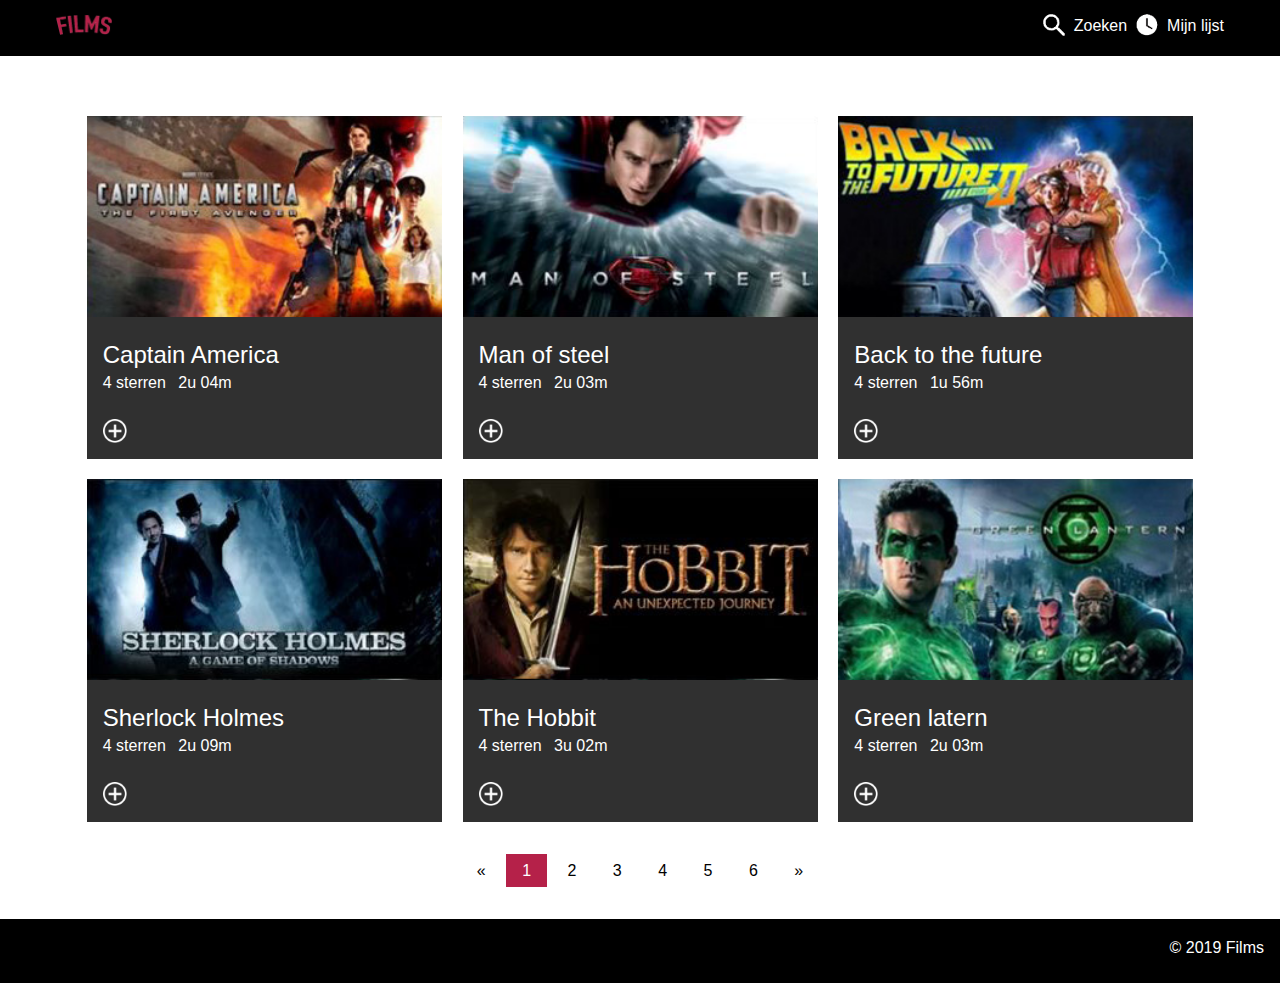
<file: opdracht1/v1/index.html>
<!DOCTYPE html>
<html lang="nl">

<head>
    <meta charset="UTF-8">
    <meta name="viewport" content="width=device-width, initial-scale=1">
    <link rel="stylesheet" type="text/css" href="stylesheet.css">
    <title>Overzicht</title>
</head>

<!--NAVIGATIE-->

<body>
    <header>
        <nav>
            <ul>
                <li>
                    <a href="index.html"><img src="img/filmlogo.png" alt="film logo"></a>
                </li>
                <li>
                    <a href="#"><img src="img/zoekicon.png" alt="zoeken"></a>
                    <a href="#">
                        <p>Zoeken</p>
                    </a>
                    <a href="#"><img src="img/mijnlijst.png" alt="mijn lijst"><span class="hidden"></span></a>
                    <a href="#">
                        <p>Mijn lijst</p>
                    </a>
                </li>
            </ul>

        </nav>
<!--
        <section>
            <h2>Genre</h2>
            <ul>
                <li>
                    <a href=#>Avontuur</a>
                    <a href=#>Actie</a>
                    <a href=#>Romantiek</a>
                    <a href=#>Drama</a>
                </li>
            </ul>
        </section>
-->
    </header>
    <!--Source:https://www.materialui.co/materialIcons/navigation/close_black_256x256.png-->



    <!--FILMS-->
    <main>
        <section>
            <ul>
<!--
                <li>
                    <h2>Aanbevolen</h2>
                    <a href="#"> <img src="img/aanbevolen.jpg" alt="aanbevolen thor film"></a>
                </li>
                <li>
                    <p>Avontuur (33)</p>
                </li>
-->
                <li>
                    <a href="#"> <img src="img/captainamerica.jpg" alt="captian america film"></a>
                    <div>
                        <h2><a href="#">Captain America</a></h2>
                        <p>4 sterren </p>
                        <p>2u 04m</p>
                    </div>
                    <button>
                        <img src="img/toevoegen.png" alt="toevoeg icoon">
                    </button>
                    <button class="hidden">
                        <img src="img/check.png" alt="check icoon">
                    </button>
                </li>
                <li>
                    <a href="#"> <img src="img/manofsteel.png" alt="man of steel film"> </a>
                    <div>
                        <h2><a href="#">Man of steel</a></h2>
                        <p>4 sterren </p>
                        <p>2u 03m</p>
                    </div>
                    <button>
                        <img src="img/toevoegen.png" alt="toevoeg icoon">
                    </button>
                </li>
                <li>
                    <a href="verhaal.html">
                        <img src="img/bttft.jpg" alt="back to the future film"> </a>
                    <div>
                        <h2><a href="#">Back to the future</a></h2>
                        <p>4 sterren </p>
                        <p>1u 56m</p>
                    </div>
                    <button>
                        <img src="img/toevoegen.png" alt="toevoeg icoon">
                    </button>
                </li>
                <li>
                    <a href="#"> <img src="img/sherlock.jpg" alt="sherlock holmes film"> </a>
                    <div>
                        <h2><a href="#">Sherlock Holmes</a></h2>
                        <p>4 sterren </p>
                        <p>2u 09m</p>
                    </div>
                    <button>
                        <img src="img/toevoegen.png" alt="toevoeg icoon">
                    </button>
                </li>
                <li>
                    <a href="#"> <img src="img/thehobbit.jpg" alt="the hobbit film"> </a>
                    <div>
                        <h2><a href="#">The Hobbit</a></h2>
                        <p>4 sterren </p>
                        <p>3u 02m</p>
                    </div>
                    <button>
                        <img src="img/toevoegen.png" alt="toevoeg icoon">
                    </button>
                </li>
                <li>
                    <a href="#">
                        <img src="img/greenlantern.jpg" alt="green latern film"> </a>
                    <div>
                        <h2><a href="#">Green latern</a></h2>
                        <p>4 sterren </p>
                        <p>2u 03m</p>
                    </div>
                    <button>
                        <img src="img/toevoegen.png" alt="toevoeg icoon">
                    </button>
                </li>                 
            </ul>
        </section>
    </main>
    <!--Source:https://upload.wikimedia.org/wikipedia/commons/thumb/2/29/Gold_Star.svg/2000px-Gold_Star.svg.png-->


    <!--JAVASCRIPT-->
    <script src="script.js"></script>

    <!--PAGINATION-->
    <section>
        <h2>Pagination</h2>
        <div>
            <a href="#">&laquo;</a>
            <a class="active" href="#">1</a>
            <a href="#">2</a>
            <a href="#">3</a>
            <a href="#">4</a>
            <a href="#">5</a>
            <a href="#">6</a>
            <a href="#">&raquo;</a>
        </div>
    </section>
    <!--Source:https://www.w3schools.com/css/css3_pagination.asp-->
    <!--Source:https://encrypted-tbn0.gstatic.com/images?q=tbn:ANd9GcTsSTdwb8zUvdd8pz4_umiqOrqMRwrA4OlpUT87o0C4NSkxWQUm-->

    <!--FOOTER-->

    <footer>
        <p>&copy; 2019 Films</p>
    </footer>

</body>

</html>
</file>
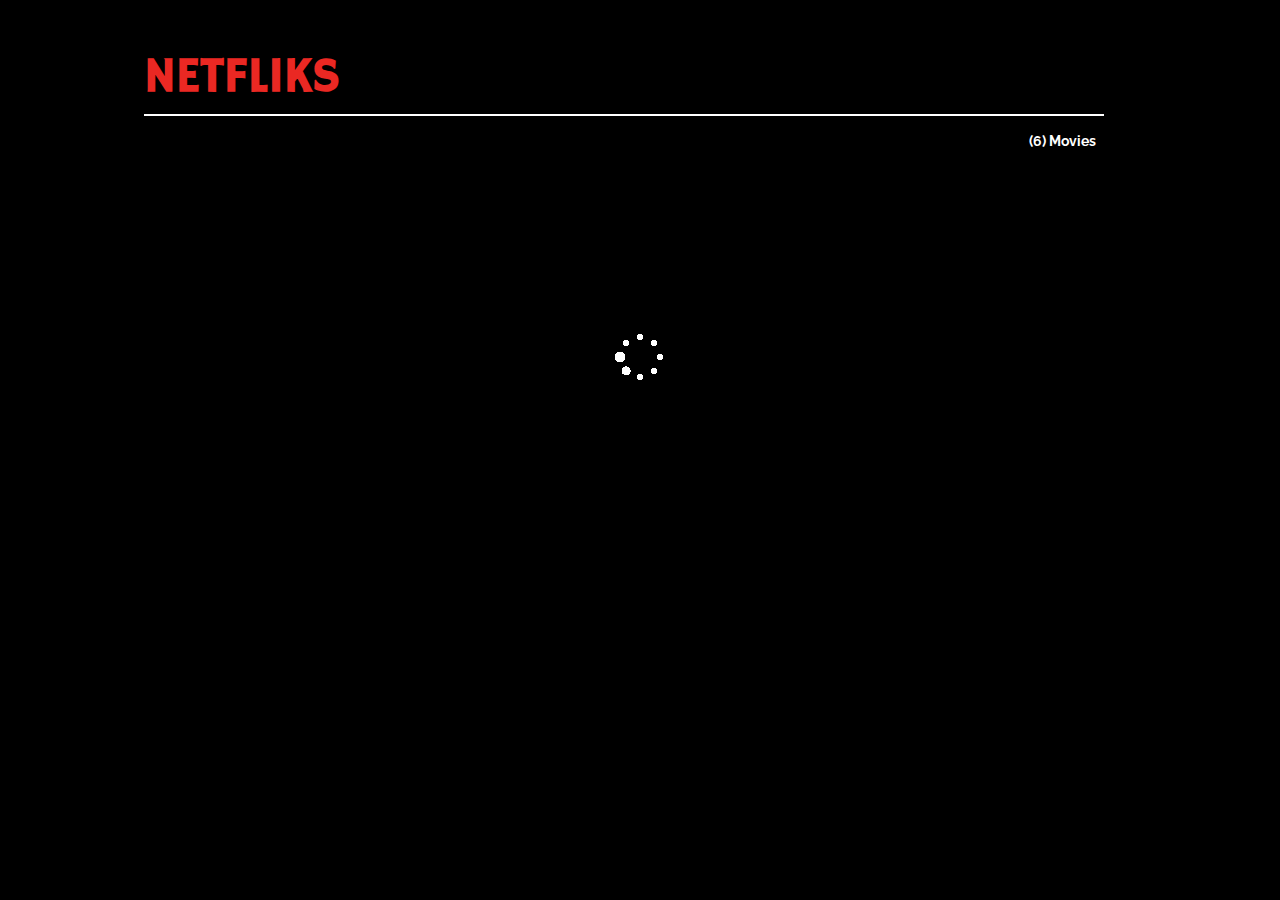
<file: opdracht3/v2/index.html>
<!DOCTYPE html>
<html lang="en">

<head>
    <title>FvD - Opdracht 3 - Complexe functionaliteit met externe data uitwerken en testen</title>
    <meta name="viewport" content="width=device-width, initial-scale=1">
    <link rel="stylesheet" type="text/css" href="css/styles.css">
</head>

<body>
    <main class="container">
        <header>
            <h1>Netfliks</h1>
        </header>
        
        <section class="movie-count">
            <p >(6) Movies</p>
        </section>

    </main>

    <img class="loading" src="img/loading.gif" alt="loading">

    <section class="expanded-details hidden">
        <section class="unavailable hidden">
            <h2>404</h2>
            <p>This trailer is no longer available.</p>
            <button class="return">Return</button>
            <img src="img/popcorn.png" alt="popcorn">
        </section>
    </section>

    <script src="js/script.js"></script>
</body>

</html>
</file>
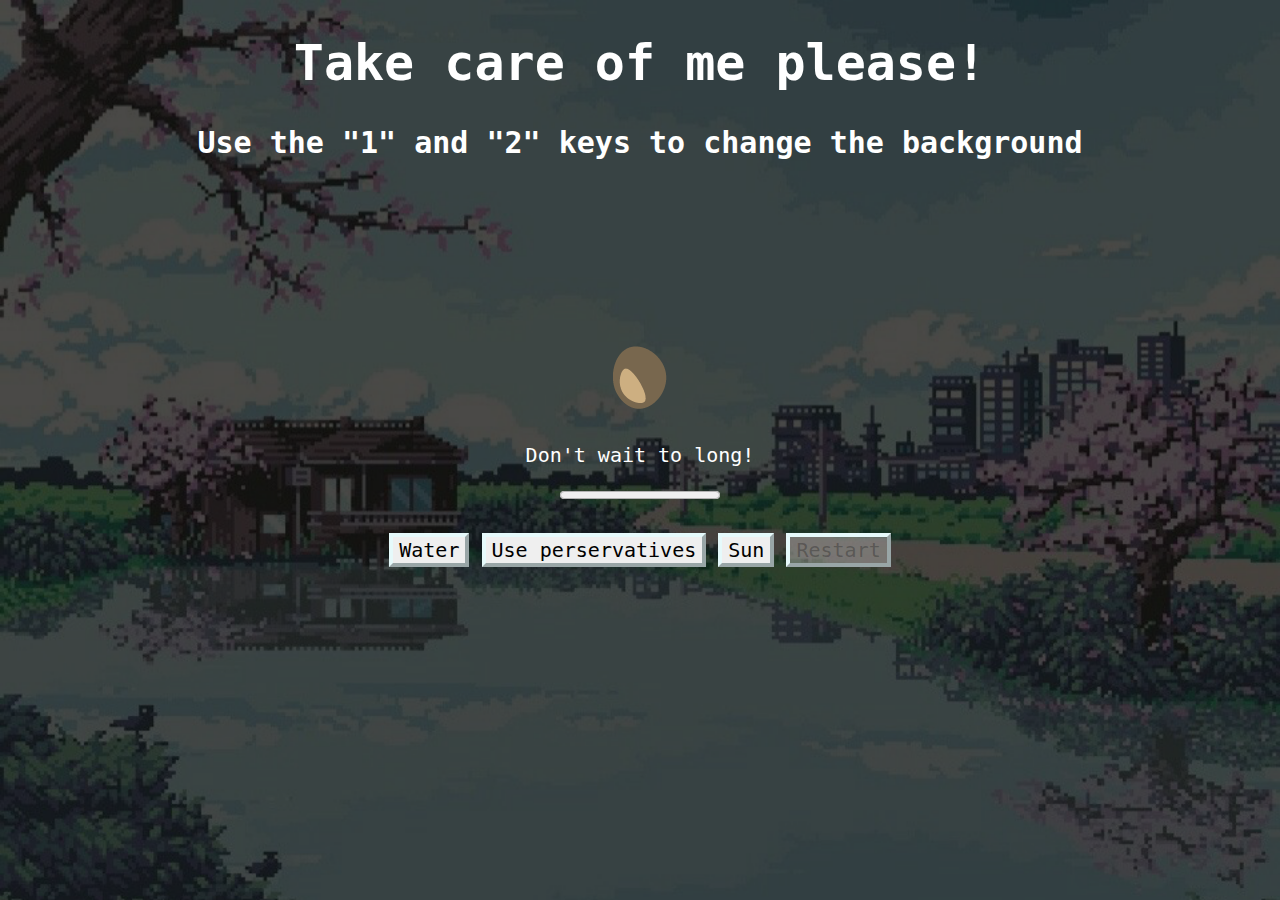
<file: opdracht2/v1/game.html>
<!DOCTYPE html>
<html lang="en">

<head>
    <meta charset="UTF-8">
    <link rel="stylesheet" type="text/css" href="css/stylesheet.css">
    <title>Leven</title>
</head>

<body class="background1">
    <h1>Take care of me please!</h1>
    <h2>Use the "1" and "2" keys to change the background</h2>
    
    <img src="images/plant.png" alt="plant">
    <p>Don't wait to long! </p>
    <progress value="0" max="20"></progress>
    <p>
        <button>Water</button>
        <button>Use perservatives</button>
        <button>Sun</button>
        <button>Restart</button>
    </p>
    <!--Bron: https://www.w3schools.com/tags/tag_progress.asp-->
    <script src="js/druppel.js"></script>

</body>

</html>
</file>
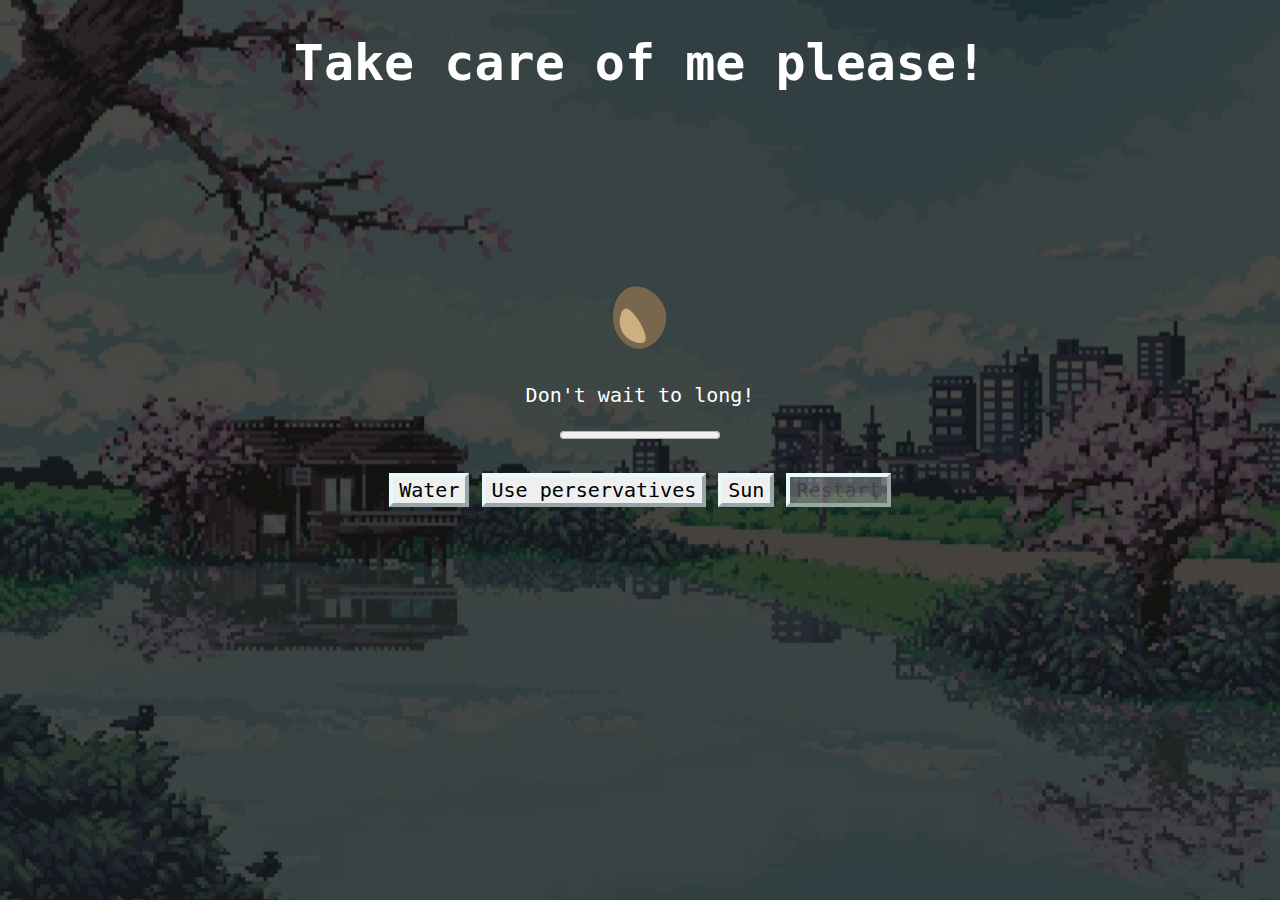
<file: opdracht2/v2/game.html>
<!DOCTYPE html>
<html lang="en">

<head>
    <meta charset="UTF-8">
    <link rel="stylesheet" type="text/css" href="css/stylesheet.css">
    <title>Leven</title>
</head>

<body>
    <h1>Take care of me please!</h1>

    <img src="images/plant.png" alt="plant">
    <p>Don't wait to long! </p>
    <progress value="0" max="20"></progress>
    <p>
        <button>Water</button>
        <button>Use perservatives</button>
        <button>Sun</button>
        <button>Restart</button>
    </p>
    <!--Bron: https://www.w3schools.com/tags/tag_progress.asp-->
    <script src="js/druppel.js"></script>

</body>

</html>
</file>
<file: opdracht1/v1/stylesheet.css>
* {
    margin: 0;
    padding: 0;
}

html {
    font-size: 16px;
}


/*-------BODY-------*/


body {
    background-color: #fff;
    font-family: Arial, Helvetica, sans-serif;
    font-size: 1rem;
    line-height: 1.5625rem;
    display: grid;
    grid-gap: 1.25rem;
    grid-template-columns: 1fr;
    grid-template-areas: 'header''main''section''footer';
}



/*-------FONTS -------*/


h1 {
    color: #003082;
    font-size: 2.375rem;
    line-height: 2.8125rem;
    font-weight: 400;
}

h2 {
    color: #fff;
    font-size: 1.5rem;
    line-height: 1.875rem;
    font-weight: 400;
}

p {
    color: #fff;
    font-size: 1rem;
    line-height: 1.5625rem;
}

section > h2,
header p {
    display: none;
}


/* -------PAGINATION-------*/



body > section a {
    color: #000;
    padding: 0.5rem 1rem;
    text-decoration: none;
}

body > section a.active {
    background-color: #b52149;
    color: #fff;
}

body > section a:hover:not(.active) {
    background-color: #ddd;
}

body > section {
    display: flex;
    justify-content: center;
    margin-bottom: 1rem;
}


/*Source: https://www.w3schools.com/css/css3_pagination.asp*/

/*------- HEADER-------*/


header {
    grid-area: header;
}


/*-------NAVIGATIE-------*/



header nav {
    background-color: #000;
    border-bottom: solid 0.312rem #fff;
    overflow: hidden;
    position: fixed;
    top: 0;
    width: 100%;
    z-index: 2;
}

header nav ul {
    max-width: 73rem;
    margin: auto;
    height: 3.5rem;
    display: grid;
    padding: 0 1.25rem;
    grid-template-columns: auto 1fr auto;
    align-items: center;
}

header nav ul li {
    display: flex;
    justify-content: right;
    list-style-type: none;
}

header nav ul li a {
    text-decoration: none;
}

nav li:first-of-type img {
    width: 3.5rem;
}

nav li:nth-of-type(2) img {
    width: 1.5rem;
    margin-right: 0.5rem;
    margin-left: 0.5rem;

}



/*-------NONTIFICATIE-------*/


header nav li span {
    display: flex;
    align-items: center;
    justify-content: center;
    position: absolute;
    top: 0.5rem;
    margin-left: 1.5rem;
    background-color: #357335;
    border-radius: 10rem;
    font-size: 0.8rem;
    width: 1rem;
    height: 1rem;
    color: white;
}

/*Source:https://www.w3schools.com/howto/howto_css_notification_button.asp*/
/*Nontificatie voor films bij mijn lijst*/


/*-------VERHALEN-------*/


main {
    margin: 1rem;
}

main section ul {
    list-style-type: none;
    display: grid;
    max-width: 1200px;
    margin: auto;
    grid-gap: 1.3rem;
    justify-content: center;
}

main section li {
    background-color: #303030;
    color: #000000;
}


main div {
    padding: 1rem;
}

main img {
    width: 100%;
}

main section div h2 a {
    text-decoration: none;
    color: #fff;
}

main p {
    display: inline-block;
    margin-right: 0.5rem;
}

main div p img {
    width: 1rem;
}

main li button {
    background-color: #303030;
}

main li button img {
    width: 1.5rem;
    margin: 0.5rem;
    margin-left: 1rem;
}


/*-------FOOTER-------*/



footer {
    background-color: #000;
    min-height: 3rem;
    grid-area: footer;
    display: flex;
    justify-content: flex-end;
    padding-top: 1rem;
    padding-right: 1rem;
}

footer p {
    color: #fff;
    display: flex;
    justify-content: flex-end;
    align-content: center;
}


/*Flex plaatst footer p aan rechterkant*/



/*-------ANIMATION-------*/



.element-animation {
    animation: animationFrames linear 1s;
    animation-iteration-count: 1;
    transform-origin: 50% 50%;
}

@keyframes animationFrames {
    0% {
        transform: translate(0px, 0px) rotate(0deg);
    }

    15% {
        transform: translate(-25px, 0px) rotate(-5deg);
    }

    30% {
        transform: translate(20px, 0px) rotate(3deg);
    }

    45% {
        transform: translate(-15px, 0px) rotate(-3deg);
    }

    60% {
        transform: translate(10px, 0px) rotate(2deg);
    }

    75% {
        transform: translate(-5px, 0px) rotate(-1deg);
    }

    100% {
        transform: translate(0px, 0px) rotate(0deg);
    }
}


/*-------BUTTON-------*/



button {
    height: 2.5rem;
    border: none;
    margin: 0 0.5rem 0.5rem auto;
    font-size: 1rem;
    background: none;
    cursor: pointer;
}


/*-------JAVASCRIPT-------*/

.hidden {
    display: none;
}


/*Source:http://www.theappguruz.com/tag-tools/web/CSSAnimations/*/

.wobble {
    animation: animationFrames linear 1s;
    animation-iteration-count: 1;
    transform-origin: 50% 0%;
}

@keyframes animationFrames {
    0% {
        transform: rotate(0deg);
    }

    20% {
        transform: rotate(15deg);
    }

    40% {
        transform: rotate(-10deg);
    }

    60% {
        transform: rotate(5deg);
    }

    80% {
        transform: rotate(-5deg);
    }

    100% {
        transform: rotate(0deg);
    }
}


/*Source:http://cssanimate.com/*/
/*Source:https://codepen.io/rouws/pen/KGNxpq*/


/*-------RESPONSIVE-------*/


@media screen and (min-width: 40em) {
    nav ul li p {
        display: inline;
        font-size: 1rem;
    }

    main section ul {
        grid-template-columns: repeat(auto-fit, minmax(auto, 371px));
    }
}


@media screen and (min-width: 72.125em) {
    nav ul li p {
        display: inline;
        font-size: 1rem;
    }

    main section ul {
        grid-template-columns: repeat(auto-fit, minmax(auto, 355px));
        margin-top: 5rem;
    }

    body {
        grid-template-columns: 1fr;
        grid-template-areas: 'header''main''section''footer'
    }

}


/*-------GRIDS-------*/


/*Source:https://css-tricks.com/snippets/css/a-guide-to-flexbox/*/
/*Source:https://www.youtube.com/watch?v=T-slCsOrLcc&list=PLu8EoSxDXHP5CIFvt9-ze3IngcdAc2xKG*/
</file>
<file: opdracht3/v2/css/styles.css>
/* Import fonts */
@import url('https://fonts.googleapis.com/css?family=Montserrat:400,600|Raleway:100,400,600&display=swap');
 @import url('https://fonts.googleapis.com/css?family=Hammersmith+One&display=swap');/* Resets and general style*/
* {
    padding: 0;
    margin: 0;
}

body {
/*    background-color: #E0E1E2;*/
      background-color: #000;
}

.hidden {
    display: none;
}

/* Container */
main.container {
    display: grid;
    grid-gap: 1rem;
    margin: 0 auto;
    grid-template-columns: repeat(auto-fit, minmax(auto, 20rem));
    max-width: 75rem;
    justify-content: center;
    padding: 3rem 0;
}

/* Header */
header {
    font-family: 'Hammersmith One', sans-serif;
    color: #ea2823;
    text-transform: uppercase;
    border-bottom: 2px solid #fff;
    grid-column: 1 / -1;
    margin: 0 2rem 0 0;
}

header h1 {
    margin: 0 0 0.4rem 0;
    font-size: 3rem;
/*    letter-spacing: 0.2rem;*/
}

/* Movie controls */
section.movie-count {
    grid-column: -1 / 1;
    display: flex;
    justify-content: flex-end;
    margin: 0 2rem 0 0;
}

section.movie-count p {
    margin: 0 0.5rem;
    font-family: 'Raleway', sans-serif;
    font-size: 0.9rem;
    font-weight: bolder;
    color: #fff;
}

/* Loading */
img.loading {
    display: block;
    margin: 0 auto;
    
}

img.hidden {
    display: none;
}

/* Movie */
section.movie {
    position: relative;
    width: 18rem;
    box-shadow: 0 1px 8px 0 rgba(0, 0, 0, 0.1), 0 6px 20px 0 rgba(0, 0, 0, 0.09);
    background-color: #fff;

}

section.movie:hover {
    cursor: pointer;
    transform: scale(1.05);
    transition: transform 300ms;
}

section.movie:hover>section.hover-overlay {
    background-color: rgba(0, 0, 0, 0.5);
}

section.movie:hover>section.hover-overlay p {
    color: #FFFFFF;
    padding: 11rem 0;
}

section.movie section.hover-overlay {
    position: absolute;
    background-color: rgba(0, 0, 0, 0.0);
    top: 0;
    left: 0;
    width: 100%;
    height: 100%;
    transition: background-color 600ms;
}

section.movie section.hover-overlay p {
    text-align: center;
    color: rgba(255, 255, 255, 0.0);
    transition: color 600ms;
    padding: 11rem 0;
}

section.movie img {
    width: 80%;
    height: 20rem;
    padding: 1.8rem 1.8rem 1rem 1.8rem;
}

section.movie section.details {
    padding: 0 1.8rem;
}

section.movie h2 {
    font-family: 'Raleway', sans-serif;
    text-transform: uppercase;
    letter-spacing: 2px;
    font-size: 0.7rem;
    color: #3A3A3A;
}

section.movie p {
    font-family: 'Montserrat', sans-serif;
    color: #ea2823;
    font-weight: 600;
    font-size: 0.8rem;
    margin: 0.5rem 0 1rem 0;
}

section.movie p.genres {
    color: #D94A64;
}

section.movie p.beschrijving {
    color: #3A3A3A;
}

section.movie p.beschrijvingshown {
    border-top: 1px solid #000000;
    padding-top: 1rem;
}

/* Expanded details */
section.expanded-details {
    position: fixed;
    overflow-y: scroll;
    background-color: rgba(0, 0, 0, 0.5);
    top: 0;
    left: 0;
    width: 100%;
    height: 100%;
}

section.expanded-details>section {
    position: relative;
    margin: 10rem auto;
    width: 40rem;
    padding: 4rem;
    background-color: #ffffff;
}

section.expanded-details>.unavailable {
    position: relative;
    margin: 10rem auto;
    width: 40rem;
    padding: 4rem;
    background-color: #ea2823;
}

section.expanded-details section.details h2 {
    font-family: 'Raleway', sans-serif;
    text-transform: uppercase;
    letter-spacing: 2px;
    font-weight: 600;
    font-size: 1.7rem;
    color: #3A3A3A;
}

section.expanded-details section.details p {
    font-family: 'Montserrat', sans-serif;
    font-size: 1rem;
    color: #3A3A3A;
}

section.expanded-details section.details p.plot {
    padding: 1rem 0;
}

section.expanded-details section.details section.credits {
    padding: 1rem 0;
    border-top: 2px solid #000000;
}

section.expanded-details section.details section.credits p span {
    font-weight: 600;
}

/* Unavailable section */
section.expanded-details section.unavailable {
    position: relative;
    overflow: hidden;
}

section.expanded-details section.unavailable h2 {
    color: #ffffff;
    font-family: 'Raleway', sans-serif;
    text-transform: uppercase;
    font-weight: 600;
    font-size: 6rem;
}

section.expanded-details section.unavailable p {
    color: #ffffff;
    margin: 2rem 0;
    font-family: 'Montserrat', sans-serif;
    letter-spacing: 2px;
}

section.expanded-details section.unavailable img {
    position: absolute;
    bottom: 0;
    right: -5rem;
    width: 20rem;
}

/* Buttons */
section.expanded-details button {
    font-family: 'Raleway', sans-serif;
    text-transform: uppercase;
    padding: 0.4rem 1.5rem;
    text-align: center;
    text-decoration: none;
    font-size: 0.9rem;
    cursor: pointer;
    transition: background-color .5s;
}

section.expanded-details button.close {
    position: absolute;
    top: 0;
    right: 0;
    background-color: #ea2823;
    border: 2px solid #d7201b;
    color: #FFFFFF;
}

section.expanded-details button.close:hover {
    background-color: #d7201b;
}

section.expanded-details button.trailer {
    margin-top: 1rem;
    color: #FFFFFF;
    background-color: #E97124;
    border: 2px solid #D16520;
}

section.expanded-details button.trailer:hover {
    background-color: #D16520;
}

section.expanded-details button.return {
  font-family: 'Raleway', sans-serif;
text-transform: uppercase;
padding: 0.4rem 1.5rem;
text-align: center;
text-decoration: none;
font-size: 0.9rem;
cursor: pointer;
transition: background-color .5s;
    margin-top: 1rem;
color: #fff;
background-color: #ea2823;
border: 2px solid #fff;
    }


section.expanded-details button.return:hover {
    background-color: #e52520;
}
</file>
<file: opdracht2/v1/css/stylesheet.css>
/*Bron: https://i.pinimg.com/originals/a1/97/6a/a1976a8370fa2706b266f2ceab42bbc8.jpg*/
.background1 {
    background-image: url("../images/gras3.png");
    background-repeat: no-repeat;
    background-size: cover;
    background-attachment: fixed;
}

.background2 {
    background-image: url("../images/green.png");
    background-repeat: no-repeat;
    background-size: cover;
    background-attachment: fixed;
}

h1 {
    font-family: 'VT323', monospace;
    font-size: 50px;
    text-align: center;
    color: #ffffff;
}

h2 {
    font-family: 'VT323', monospace;
    font-size: 30px;
    text-align: center;
    color: #ffffff;
}

p {
    text-align: center;
    font-family: 'VT323', monospace;
    font-size: 20px;
    color: #ffffff;
}

/*Bron: https: //www.w3schools.com/tags/tag_progress.asp*/
progress {
    display: inherit;
    margin: auto;
}

img {
    display: block;
    margin-left: auto;
    margin-right: auto;
}

button {
    margin-top: 10px;
    font-family: 'VT323', monospace;
    font-size: 20px;
    border-width: 4px;
    border-color: #E6FAFB;
}
</file>
<file: opdracht2/v2/css/stylesheet.css>
/*Bron: https://i.pinimg.com/originals/a1/97/6a/a1976a8370fa2706b266f2ceab42bbc8.jpg*/
body {
    background-image: url("../images/gras3.png");
    background-repeat: no-repeat;
    background-size: cover;
    background-attachment: fixed;
}

h1 {
    font-family: 'VT323', monospace;
    font-size: 50px;
    text-align: center;
    color: #ffffff;
}

p {
    text-align: center;
    font-family: 'VT323', monospace;
    font-size: 20px;
    color: #ffffff;
}

/*Bron: https: //www.w3schools.com/tags/tag_progress.asp*/
progress {
    display: inherit;
    margin: auto;
}

img {
    display: block;
    margin-left: auto;
    margin-right: auto;
}

button {
    margin-top: 10px;
    font-family: 'VT323', monospace;
    font-size: 20px;
    border-width: 4px;
    border-color: #E6FAFB;
}
</file>
